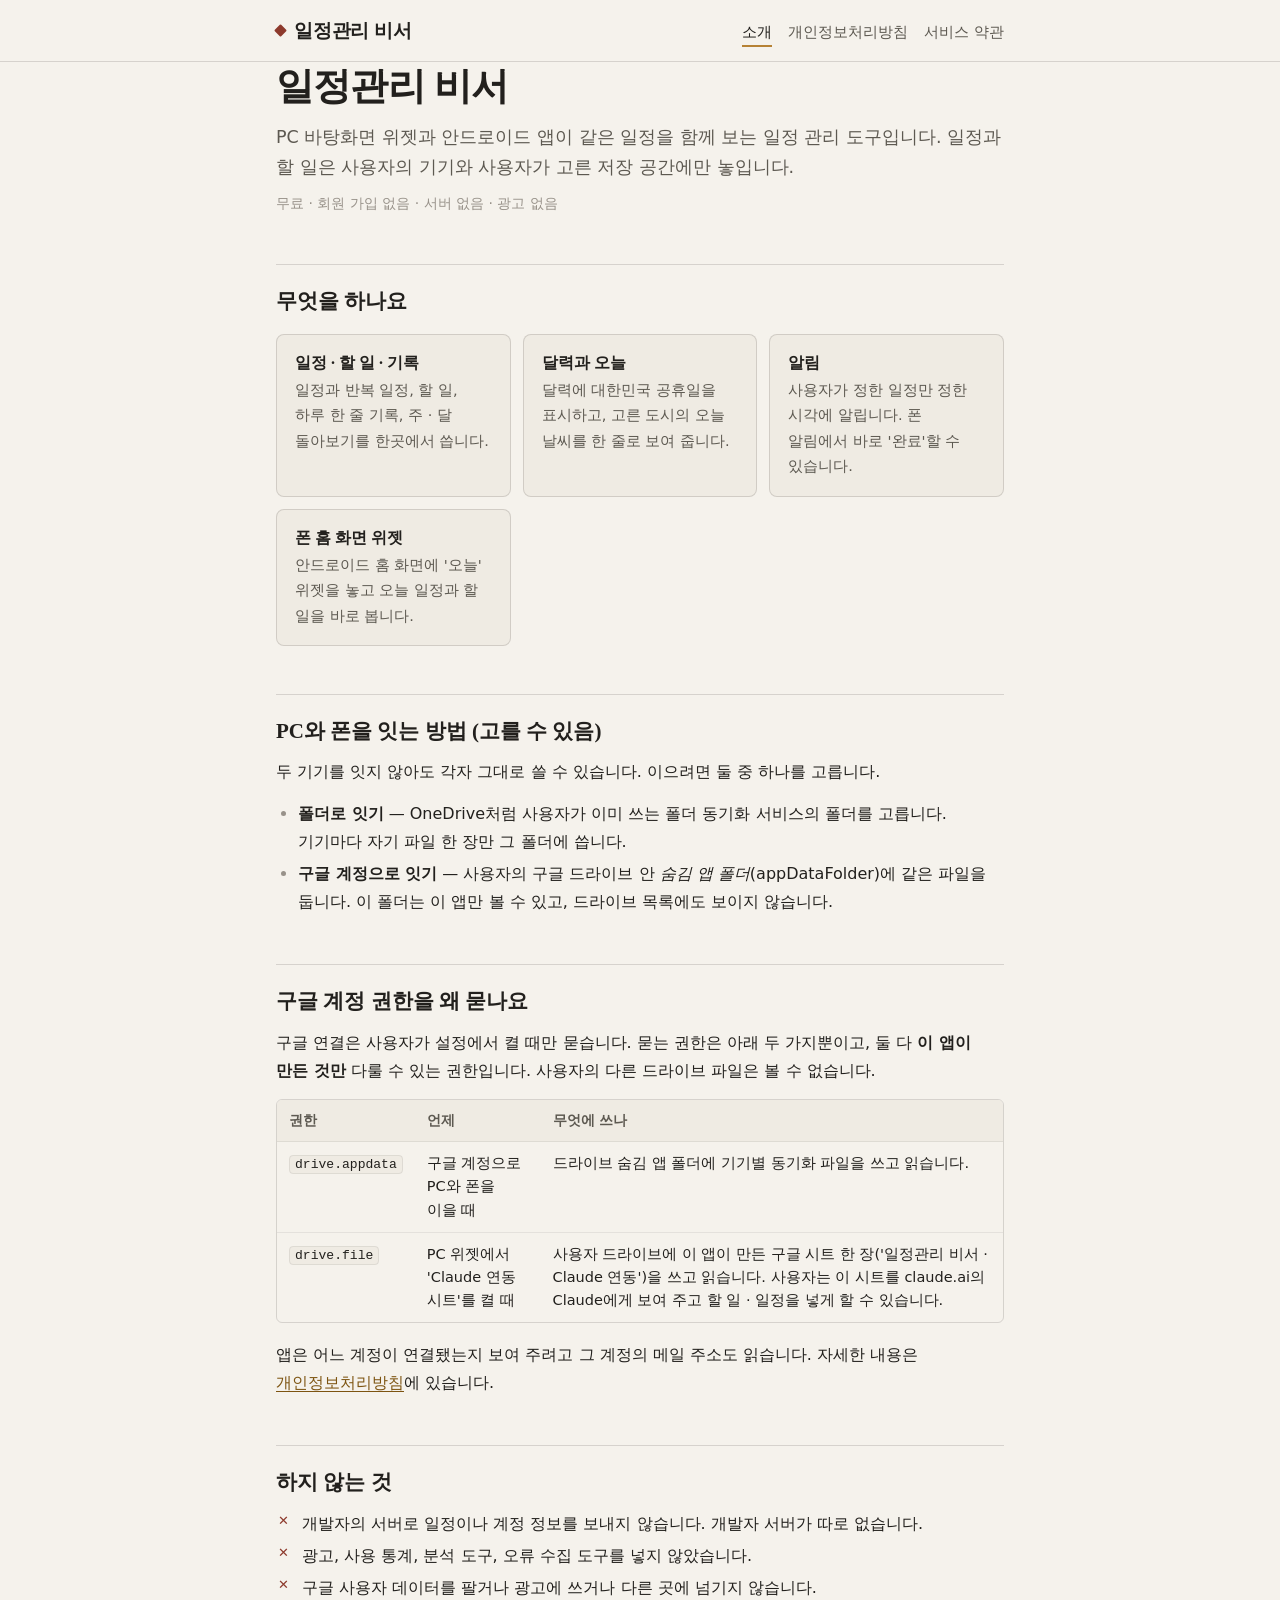
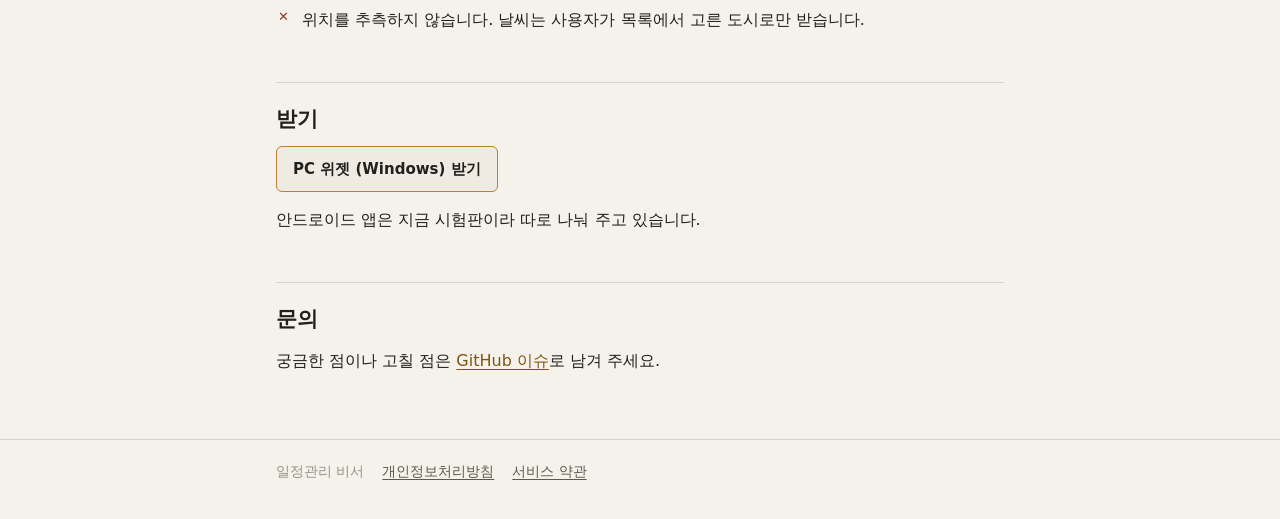
<file: index.html>
<!doctype html>
<html lang="ko">
<head>
<meta charset="utf-8">
<meta name="viewport" content="width=device-width, initial-scale=1">
<title>일정관리 비서</title>
<meta http-equiv="refresh" content="0; url=schedule/">
<link rel="canonical" href="https://june690602-blip.github.io/schedule/">
<link rel="icon" href="data:image/svg+xml,%3Csvg xmlns=%27http://www.w3.org/2000/svg%27 viewBox=%270 0 16 16%27%3E%3Crect x=%274%27 y=%274%27 width=%278%27 height=%278%27 fill=%27%238d3a2c%27 transform=%27rotate(45 8 8)%27/%3E%3C/svg%3E">
</head>
<body style="background:#f5f2ec;color:#22201d;font:16px/1.7 'Malgun Gothic',sans-serif;padding:24px 16px">
<p><a href="schedule/">일정관리 비서 소개 페이지로 가기</a></p>
</body>
</html>
</file>
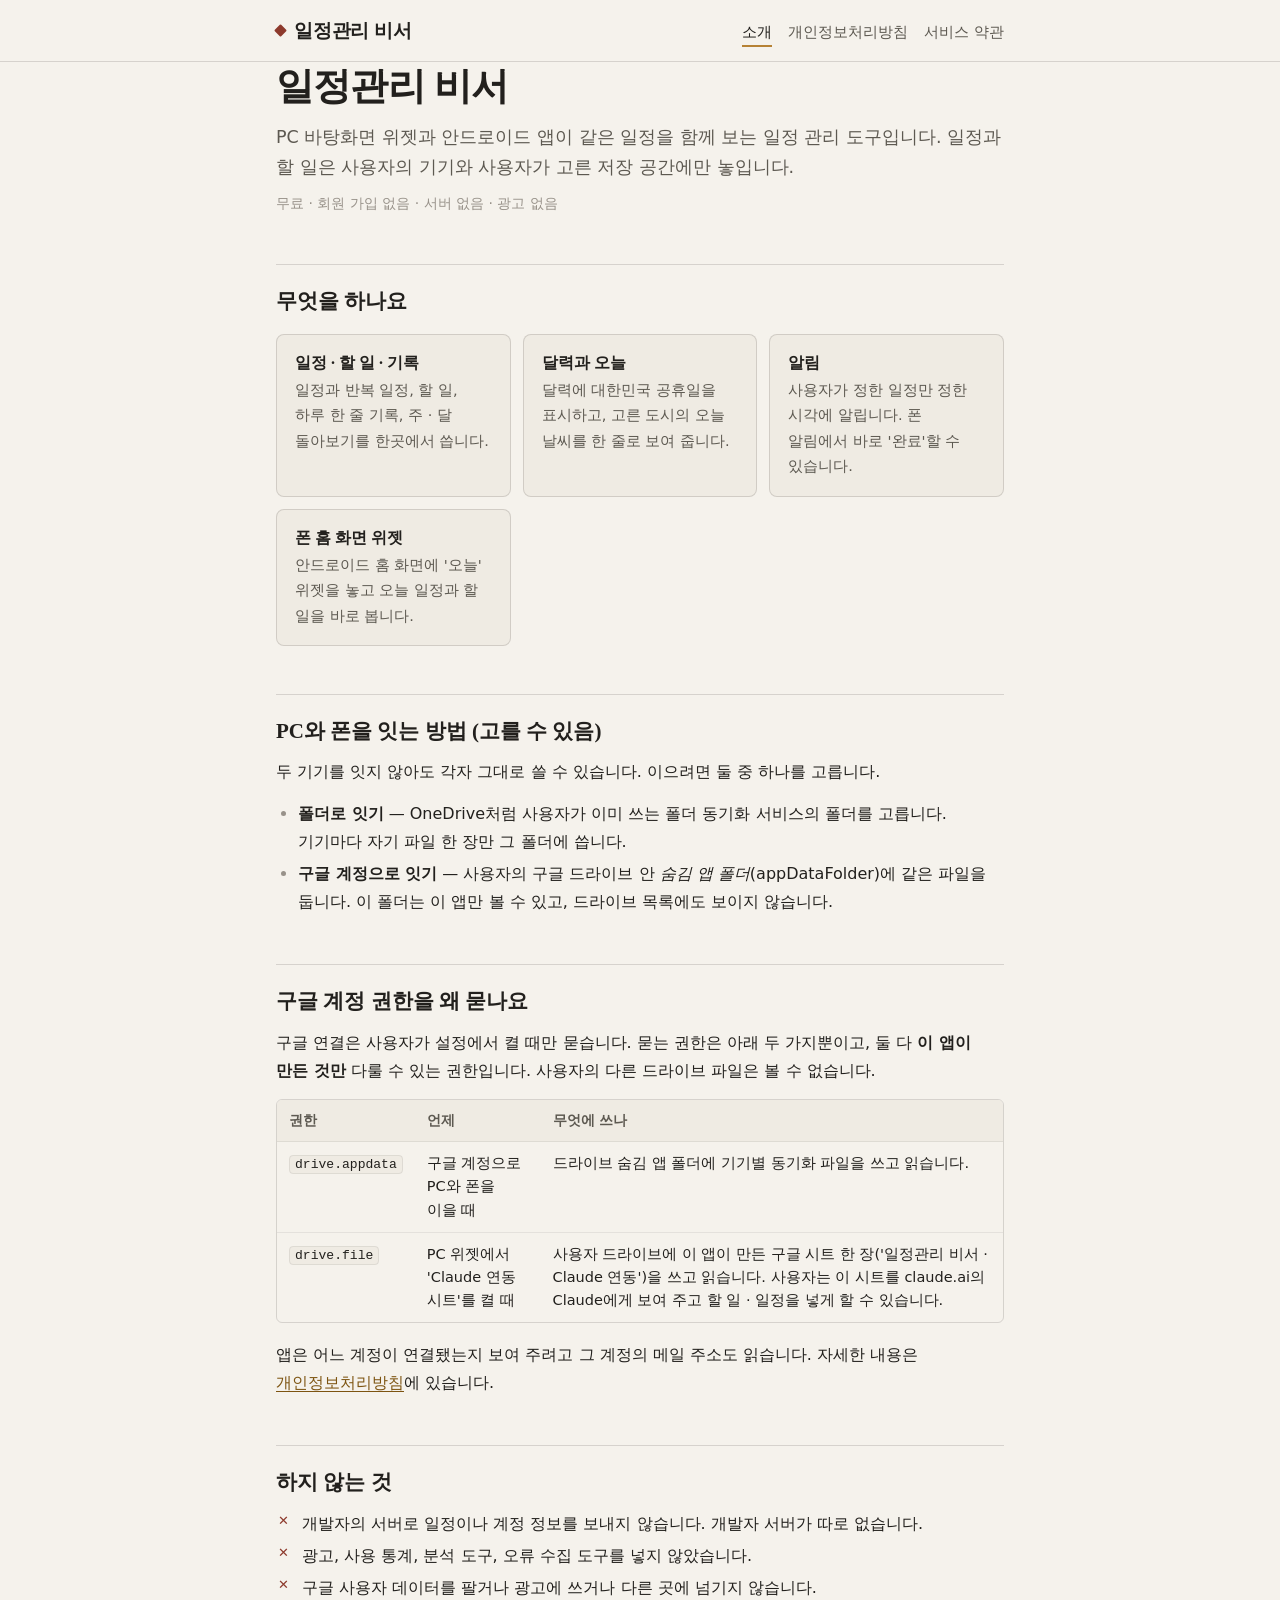
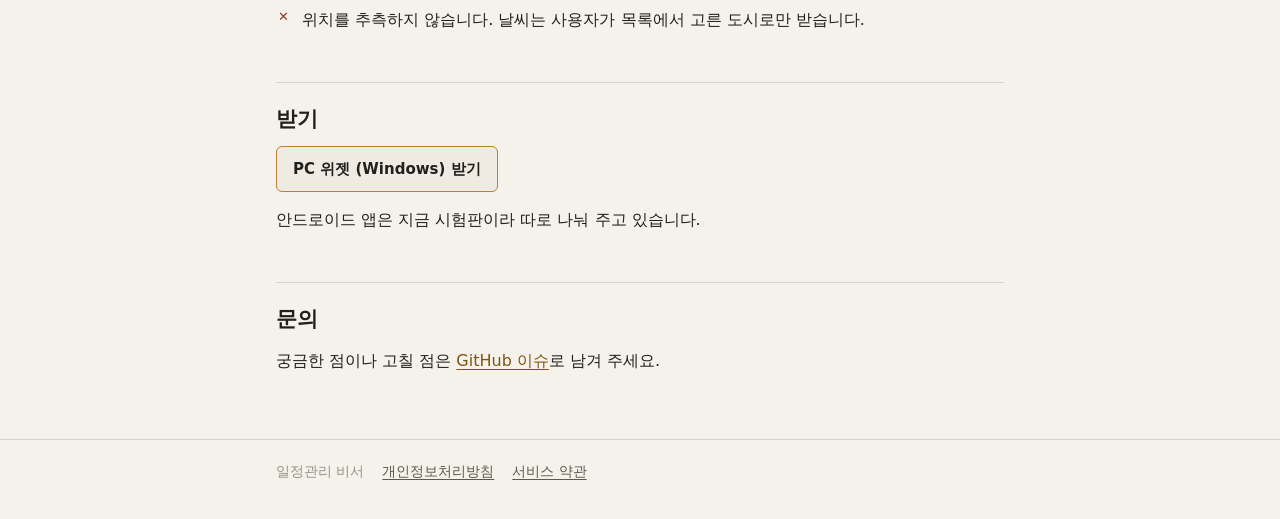
<file: schedule/index.html>
<!doctype html>
<html lang="ko">
<head>
<meta charset="utf-8">
<meta name="viewport" content="width=device-width, initial-scale=1">
<title>일정관리 비서</title>
<meta name="description" content="PC 바탕화면 위젯과 안드로이드 앱이 같은 일정을 함께 보는 일정 관리 도구, 일정관리 비서를 소개합니다.">
<link rel="stylesheet" href="style.css">
<link rel="icon" href="data:image/svg+xml,%3Csvg xmlns=%27http://www.w3.org/2000/svg%27 viewBox=%270 0 16 16%27%3E%3Crect x=%274%27 y=%274%27 width=%278%27 height=%278%27 fill=%27%238d3a2c%27 transform=%27rotate(45 8 8)%27/%3E%3C/svg%3E">
</head>
<body>
<header class="top">
  <div class="wrap">
    <a class="brand" href="./">일정관리 비서</a>
    <nav class="nav" aria-label="페이지">
      <a href="./" aria-current="page">소개</a>
      <a href="privacy.html">개인정보처리방침</a>
      <a href="terms.html">서비스 약관</a>
    </nav>
  </div>
</header>

<main class="wrap">
  <h1>일정관리 비서</h1>
  <p class="lede">PC 바탕화면 위젯과 안드로이드 앱이 같은 일정을 함께 보는 일정 관리 도구입니다.
    일정과 할 일은 사용자의 기기와 사용자가 고른 저장 공간에만 놓입니다.</p>
  <p class="meta">무료 · 회원 가입 없음 · 서버 없음 · 광고 없음</p>

  <h2>무엇을 하나요</h2>
  <div class="grid">
    <div class="card"><h3>일정 · 할 일 · 기록</h3>
      <p>일정과 반복 일정, 할 일, 하루 한 줄 기록, 주 · 달 돌아보기를 한곳에서 씁니다.</p></div>
    <div class="card"><h3>달력과 오늘</h3>
      <p>달력에 대한민국 공휴일을 표시하고, 고른 도시의 오늘 날씨를 한 줄로 보여 줍니다.</p></div>
    <div class="card"><h3>알림</h3>
      <p>사용자가 정한 일정만 정한 시각에 알립니다. 폰 알림에서 바로 '완료'할 수 있습니다.</p></div>
    <div class="card"><h3>폰 홈 화면 위젯</h3>
      <p>안드로이드 홈 화면에 '오늘' 위젯을 놓고 오늘 일정과 할 일을 바로 봅니다.</p></div>
  </div>

  <h2>PC와 폰을 잇는 방법 (고를 수 있음)</h2>
  <p>두 기기를 잇지 않아도 각자 그대로 쓸 수 있습니다. 이으려면 둘 중 하나를 고릅니다.</p>
  <ul>
    <li><strong>폴더로 잇기</strong> — OneDrive처럼 사용자가 이미 쓰는 폴더 동기화 서비스의 폴더를 고릅니다.
      기기마다 자기 파일 한 장만 그 폴더에 씁니다.</li>
    <li><strong>구글 계정으로 잇기</strong> — 사용자의 구글 드라이브 안 <em>숨김 앱 폴더</em>(appDataFolder)에
      같은 파일을 둡니다. 이 폴더는 이 앱만 볼 수 있고, 드라이브 목록에도 보이지 않습니다.</li>
  </ul>

  <h2>구글 계정 권한을 왜 묻나요</h2>
  <p>구글 연결은 사용자가 설정에서 켤 때만 묻습니다. 묻는 권한은 아래 두 가지뿐이고,
    둘 다 <strong>이 앱이 만든 것만</strong> 다룰 수 있는 권한입니다. 사용자의 다른 드라이브 파일은 볼 수 없습니다.</p>
  <div class="table">
    <table>
      <thead><tr><th>권한</th><th>언제</th><th>무엇에 쓰나</th></tr></thead>
      <tbody>
        <tr><td><code>drive.appdata</code></td><td>구글 계정으로 PC와 폰을 이을 때</td>
          <td>드라이브 숨김 앱 폴더에 기기별 동기화 파일을 쓰고 읽습니다.</td></tr>
        <tr><td><code>drive.file</code></td><td>PC 위젯에서 'Claude 연동 시트'를 켤 때</td>
          <td>사용자 드라이브에 이 앱이 만든 구글 시트 한 장('일정관리 비서 · Claude 연동')을 쓰고 읽습니다.
            사용자는 이 시트를 claude.ai의 Claude에게 보여 주고 할 일 · 일정을 넣게 할 수 있습니다.</td></tr>
      </tbody>
    </table>
  </div>
  <p>앱은 어느 계정이 연결됐는지 보여 주려고 그 계정의 메일 주소도 읽습니다. 자세한 내용은
    <a href="privacy.html">개인정보처리방침</a>에 있습니다.</p>

  <h2>하지 않는 것</h2>
  <ul class="never">
    <li>개발자의 서버로 일정이나 계정 정보를 보내지 않습니다. 개발자 서버가 따로 없습니다.</li>
    <li>광고, 사용 통계, 분석 도구, 오류 수집 도구를 넣지 않았습니다.</li>
    <li>구글 사용자 데이터를 팔거나 광고에 쓰거나 다른 곳에 넘기지 않습니다.</li>
    <li>위치를 추측하지 않습니다. 날씨는 사용자가 목록에서 고른 도시로만 받습니다.</li>
  </ul>

  <h2>받기</h2>
  <p><a class="btn" href="https://github.com/rbth3015-spec/desktop-schedule-widget/releases/latest">PC 위젯 (Windows) 받기</a></p>
  <p>안드로이드 앱은 지금 시험판이라 따로 나눠 주고 있습니다.</p>

  <h2>문의</h2>
  <p>궁금한 점이나 고칠 점은 <a href="https://github.com/june690602-blip/june690602-blip.github.io/issues">GitHub 이슈</a>로 남겨 주세요.</p>
</main>

<footer class="foot">
  <div class="wrap">
    <span>일정관리 비서</span>
    <a href="privacy.html">개인정보처리방침</a>
    <a href="terms.html">서비스 약관</a>
  </div>
</footer>
</body>
</html>
</file>
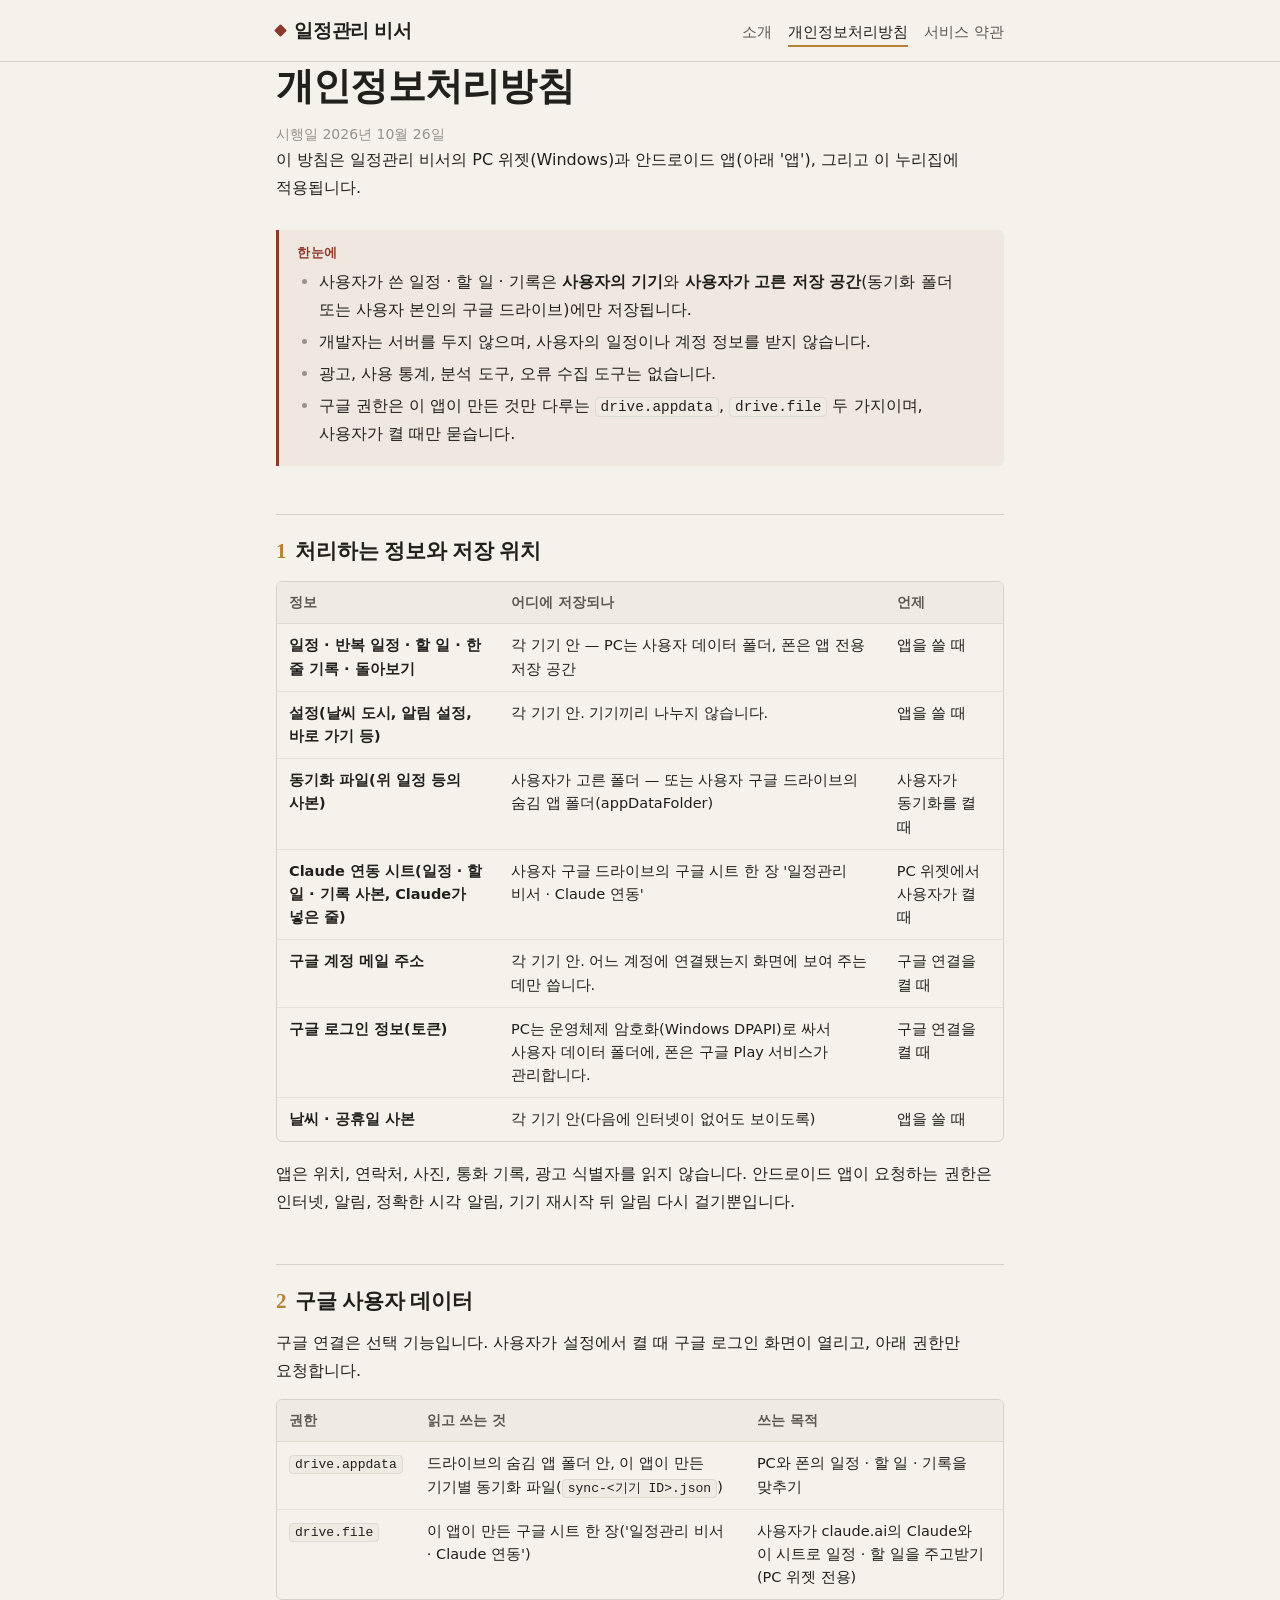
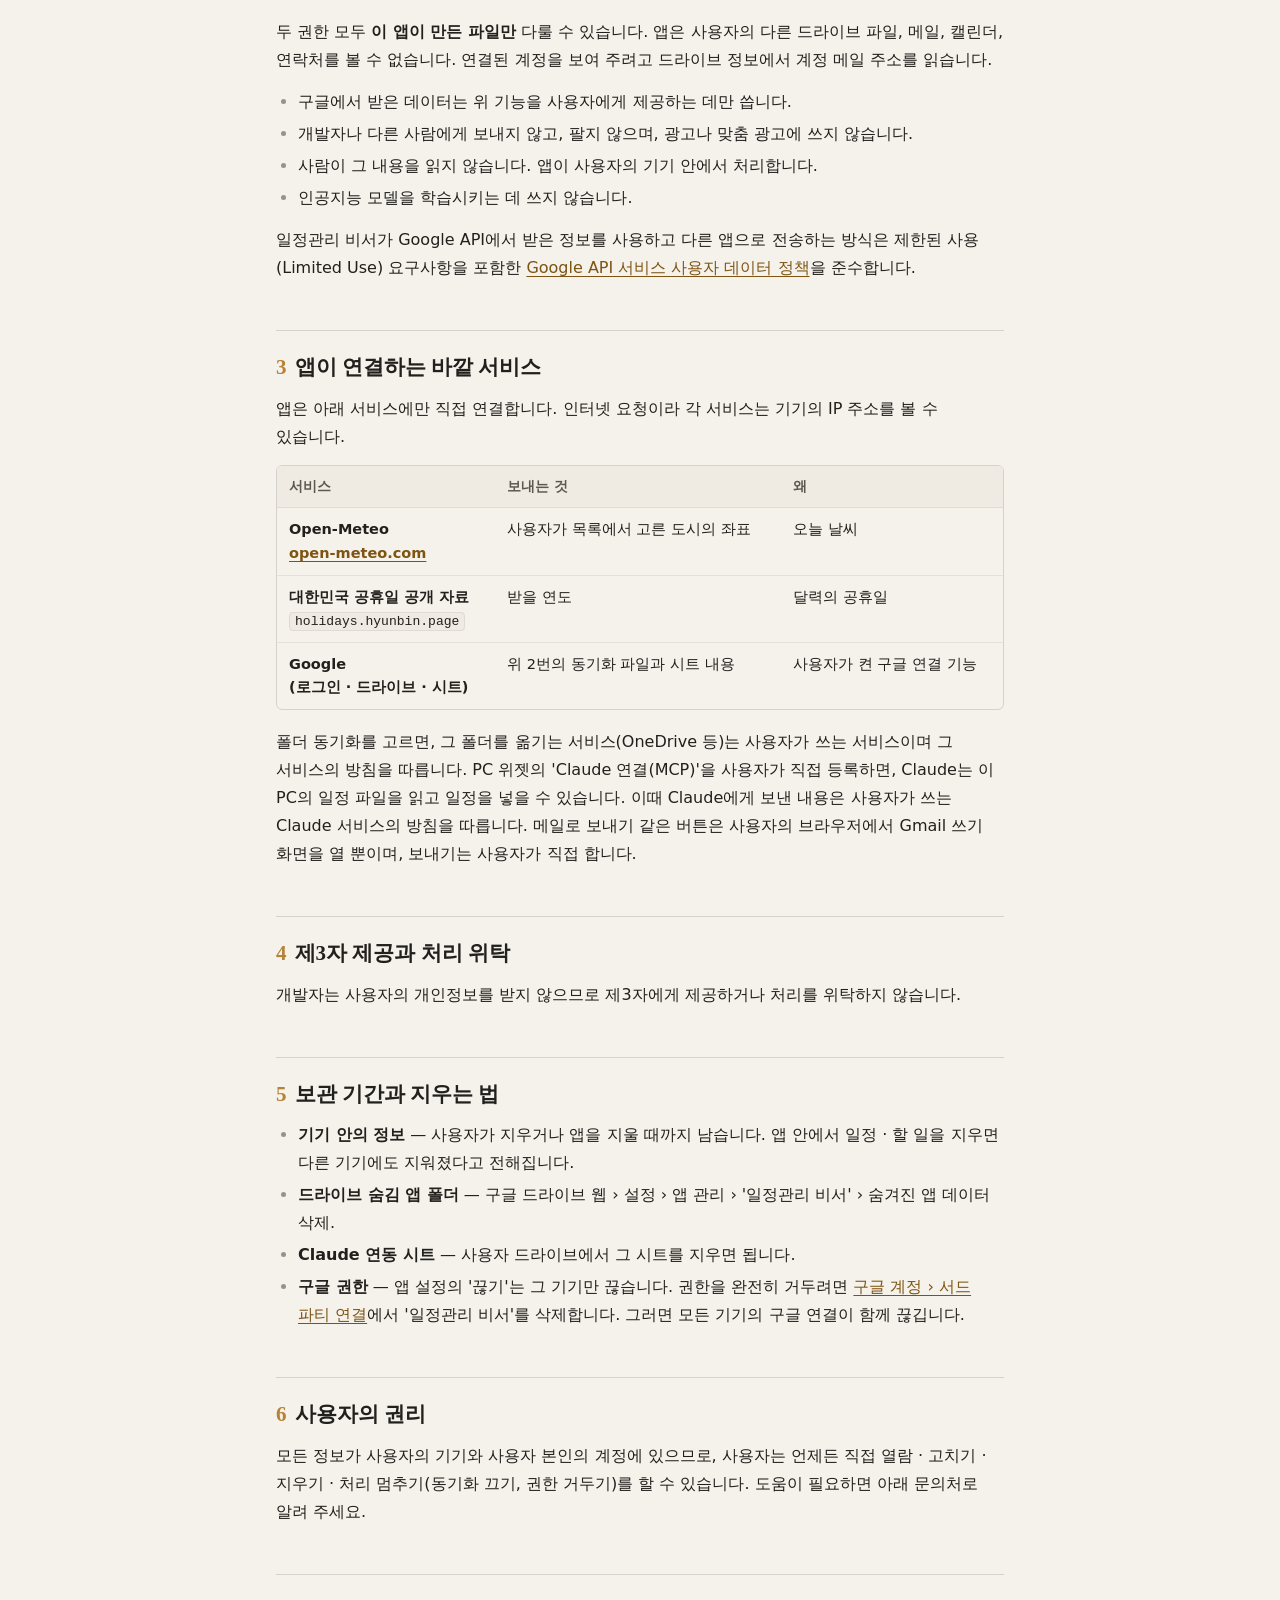
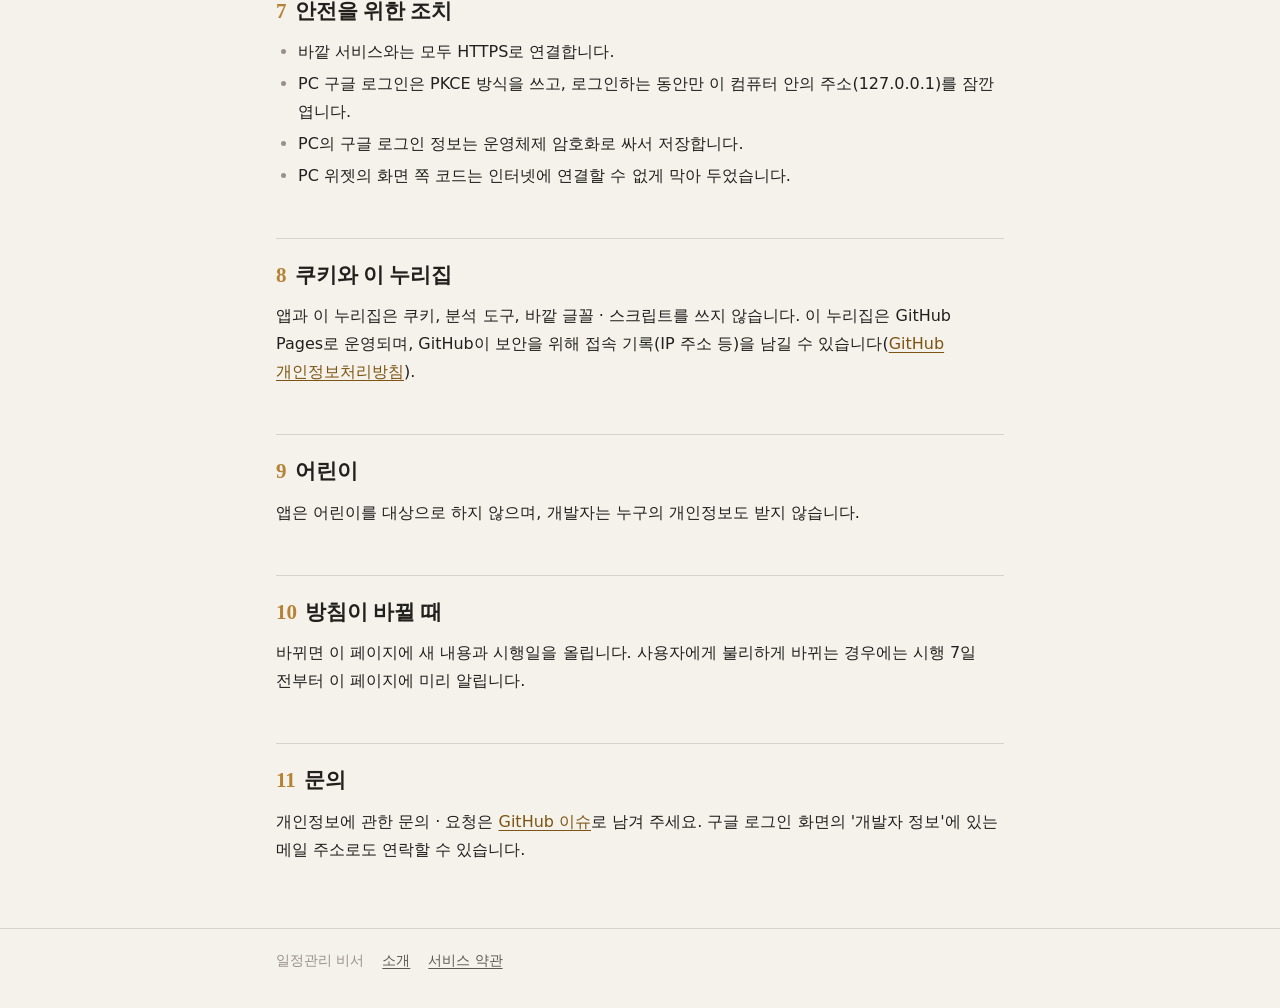
<file: schedule/privacy.html>
<!doctype html>
<html lang="ko">
<head>
<meta charset="utf-8">
<meta name="viewport" content="width=device-width, initial-scale=1">
<title>개인정보처리방침 · 일정관리 비서</title>
<meta name="description" content="일정관리 비서(PC 위젯 · 안드로이드 앱)가 어떤 정보를 어디에 두고, 구글 계정 권한을 어떻게 쓰는지 적었습니다.">
<link rel="stylesheet" href="style.css">
<link rel="icon" href="data:image/svg+xml,%3Csvg xmlns=%27http://www.w3.org/2000/svg%27 viewBox=%270 0 16 16%27%3E%3Crect x=%274%27 y=%274%27 width=%278%27 height=%278%27 fill=%27%238d3a2c%27 transform=%27rotate(45 8 8)%27/%3E%3C/svg%3E">
</head>
<body>
<header class="top">
  <div class="wrap">
    <a class="brand" href="./">일정관리 비서</a>
    <nav class="nav" aria-label="페이지">
      <a href="./">소개</a>
      <a href="privacy.html" aria-current="page">개인정보처리방침</a>
      <a href="terms.html">서비스 약관</a>
    </nav>
  </div>
</header>

<main class="wrap">
  <h1>개인정보처리방침</h1>
  <p class="meta">시행일 2026년 10월 26일</p>

  <p>이 방침은 일정관리 비서의 PC 위젯(Windows)과 안드로이드 앱(아래 '앱'), 그리고 이 누리집에 적용됩니다.</p>

  <div class="note">
    <div class="label">한눈에</div>
    <ul>
      <li>사용자가 쓴 일정 · 할 일 · 기록은 <strong>사용자의 기기</strong>와 <strong>사용자가 고른 저장 공간</strong>(동기화 폴더 또는 사용자 본인의 구글 드라이브)에만 저장됩니다.</li>
      <li>개발자는 서버를 두지 않으며, 사용자의 일정이나 계정 정보를 받지 않습니다.</li>
      <li>광고, 사용 통계, 분석 도구, 오류 수집 도구는 없습니다.</li>
      <li>구글 권한은 이 앱이 만든 것만 다루는 <code>drive.appdata</code>, <code>drive.file</code> 두 가지이며, 사용자가 켤 때만 묻습니다.</li>
    </ul>
  </div>

  <h2><span class="no">1</span>처리하는 정보와 저장 위치</h2>
  <div class="table">
    <table>
      <thead><tr><th>정보</th><th>어디에 저장되나</th><th>언제</th></tr></thead>
      <tbody>
        <tr><td>일정 · 반복 일정 · 할 일 · 한 줄 기록 · 돌아보기</td>
          <td>각 기기 안 — PC는 사용자 데이터 폴더, 폰은 앱 전용 저장 공간</td><td>앱을 쓸 때</td></tr>
        <tr><td>설정(날씨 도시, 알림 설정, 바로 가기 등)</td>
          <td>각 기기 안. 기기끼리 나누지 않습니다.</td><td>앱을 쓸 때</td></tr>
        <tr><td>동기화 파일(위 일정 등의 사본)</td>
          <td>사용자가 고른 폴더 — 또는 사용자 구글 드라이브의 숨김 앱 폴더(appDataFolder)</td><td>사용자가 동기화를 켤 때</td></tr>
        <tr><td>Claude 연동 시트(일정 · 할 일 · 기록 사본, Claude가 넣은 줄)</td>
          <td>사용자 구글 드라이브의 구글 시트 한 장 '일정관리 비서 · Claude 연동'</td><td>PC 위젯에서 사용자가 켤 때</td></tr>
        <tr><td>구글 계정 메일 주소</td>
          <td>각 기기 안. 어느 계정에 연결됐는지 화면에 보여 주는 데만 씁니다.</td><td>구글 연결을 켤 때</td></tr>
        <tr><td>구글 로그인 정보(토큰)</td>
          <td>PC는 운영체제 암호화(Windows DPAPI)로 싸서 사용자 데이터 폴더에, 폰은 구글 Play 서비스가 관리합니다.</td><td>구글 연결을 켤 때</td></tr>
        <tr><td>날씨 · 공휴일 사본</td>
          <td>각 기기 안(다음에 인터넷이 없어도 보이도록)</td><td>앱을 쓸 때</td></tr>
      </tbody>
    </table>
  </div>
  <p>앱은 위치, 연락처, 사진, 통화 기록, 광고 식별자를 읽지 않습니다. 안드로이드 앱이 요청하는 권한은 인터넷, 알림, 정확한 시각 알림, 기기 재시작 뒤 알림 다시 걸기뿐입니다.</p>

  <h2><span class="no">2</span>구글 사용자 데이터</h2>
  <p>구글 연결은 선택 기능입니다. 사용자가 설정에서 켤 때 구글 로그인 화면이 열리고, 아래 권한만 요청합니다.</p>
  <div class="table">
    <table>
      <thead><tr><th>권한</th><th>읽고 쓰는 것</th><th>쓰는 목적</th></tr></thead>
      <tbody>
        <tr><td><code>drive.appdata</code></td>
          <td>드라이브의 숨김 앱 폴더 안, 이 앱이 만든 기기별 동기화 파일(<code>sync-&lt;기기 ID&gt;.json</code>)</td>
          <td>PC와 폰의 일정 · 할 일 · 기록을 맞추기</td></tr>
        <tr><td><code>drive.file</code></td>
          <td>이 앱이 만든 구글 시트 한 장('일정관리 비서 · Claude 연동')</td>
          <td>사용자가 claude.ai의 Claude와 이 시트로 일정 · 할 일을 주고받기(PC 위젯 전용)</td></tr>
      </tbody>
    </table>
  </div>
  <p>두 권한 모두 <strong>이 앱이 만든 파일만</strong> 다룰 수 있습니다. 앱은 사용자의 다른 드라이브 파일, 메일, 캘린더, 연락처를 볼 수 없습니다.
    연결된 계정을 보여 주려고 드라이브 정보에서 계정 메일 주소를 읽습니다.</p>
  <ul>
    <li>구글에서 받은 데이터는 위 기능을 사용자에게 제공하는 데만 씁니다.</li>
    <li>개발자나 다른 사람에게 보내지 않고, 팔지 않으며, 광고나 맞춤 광고에 쓰지 않습니다.</li>
    <li>사람이 그 내용을 읽지 않습니다. 앱이 사용자의 기기 안에서 처리합니다.</li>
    <li>인공지능 모델을 학습시키는 데 쓰지 않습니다.</li>
  </ul>
  <p>일정관리 비서가 Google API에서 받은 정보를 사용하고 다른 앱으로 전송하는 방식은
    제한된 사용(Limited Use) 요구사항을 포함한
    <a href="https://developers.google.com/terms/api-services-user-data-policy">Google API 서비스 사용자 데이터 정책</a>을 준수합니다.</p>

  <h2><span class="no">3</span>앱이 연결하는 바깥 서비스</h2>
  <p>앱은 아래 서비스에만 직접 연결합니다. 인터넷 요청이라 각 서비스는 기기의 IP 주소를 볼 수 있습니다.</p>
  <div class="table">
    <table>
      <thead><tr><th>서비스</th><th>보내는 것</th><th>왜</th></tr></thead>
      <tbody>
        <tr><td>Open-Meteo<br><a href="https://open-meteo.com/">open-meteo.com</a></td>
          <td>사용자가 목록에서 고른 도시의 좌표</td><td>오늘 날씨</td></tr>
        <tr><td>대한민국 공휴일 공개 자료<br><code>holidays.hyunbin.page</code></td>
          <td>받을 연도</td><td>달력의 공휴일</td></tr>
        <tr><td>Google<br>(로그인 · 드라이브 · 시트)</td>
          <td>위 2번의 동기화 파일과 시트 내용</td><td>사용자가 켠 구글 연결 기능</td></tr>
      </tbody>
    </table>
  </div>
  <p>폴더 동기화를 고르면, 그 폴더를 옮기는 서비스(OneDrive 등)는 사용자가 쓰는 서비스이며 그 서비스의 방침을 따릅니다.
    PC 위젯의 'Claude 연결(MCP)'을 사용자가 직접 등록하면, Claude는 이 PC의 일정 파일을 읽고 일정을 넣을 수 있습니다.
    이때 Claude에게 보낸 내용은 사용자가 쓰는 Claude 서비스의 방침을 따릅니다. 메일로 보내기 같은 버튼은 사용자의 브라우저에서 Gmail 쓰기 화면을 열 뿐이며, 보내기는 사용자가 직접 합니다.</p>

  <h2><span class="no">4</span>제3자 제공과 처리 위탁</h2>
  <p>개발자는 사용자의 개인정보를 받지 않으므로 제3자에게 제공하거나 처리를 위탁하지 않습니다.</p>

  <h2><span class="no">5</span>보관 기간과 지우는 법</h2>
  <ul>
    <li><strong>기기 안의 정보</strong> — 사용자가 지우거나 앱을 지울 때까지 남습니다. 앱 안에서 일정 · 할 일을 지우면 다른 기기에도 지워졌다고 전해집니다.</li>
    <li><strong>드라이브 숨김 앱 폴더</strong> — 구글 드라이브 웹 › 설정 › 앱 관리 › '일정관리 비서' › 숨겨진 앱 데이터 삭제.</li>
    <li><strong>Claude 연동 시트</strong> — 사용자 드라이브에서 그 시트를 지우면 됩니다.</li>
    <li><strong>구글 권한</strong> — 앱 설정의 '끊기'는 그 기기만 끊습니다. 권한을 완전히 거두려면
      <a href="https://myaccount.google.com/connections">구글 계정 › 서드 파티 연결</a>에서 '일정관리 비서'를 삭제합니다. 그러면 모든 기기의 구글 연결이 함께 끊깁니다.</li>
  </ul>

  <h2><span class="no">6</span>사용자의 권리</h2>
  <p>모든 정보가 사용자의 기기와 사용자 본인의 계정에 있으므로, 사용자는 언제든 직접 열람 · 고치기 · 지우기 · 처리 멈추기(동기화 끄기, 권한 거두기)를 할 수 있습니다.
    도움이 필요하면 아래 문의처로 알려 주세요.</p>

  <h2><span class="no">7</span>안전을 위한 조치</h2>
  <ul>
    <li>바깥 서비스와는 모두 HTTPS로 연결합니다.</li>
    <li>PC 구글 로그인은 PKCE 방식을 쓰고, 로그인하는 동안만 이 컴퓨터 안의 주소(127.0.0.1)를 잠깐 엽니다.</li>
    <li>PC의 구글 로그인 정보는 운영체제 암호화로 싸서 저장합니다.</li>
    <li>PC 위젯의 화면 쪽 코드는 인터넷에 연결할 수 없게 막아 두었습니다.</li>
  </ul>

  <h2><span class="no">8</span>쿠키와 이 누리집</h2>
  <p>앱과 이 누리집은 쿠키, 분석 도구, 바깥 글꼴 · 스크립트를 쓰지 않습니다. 이 누리집은 GitHub Pages로 운영되며,
    GitHub이 보안을 위해 접속 기록(IP 주소 등)을 남길 수 있습니다(<a href="https://docs.github.com/ko/site-policy/privacy-policies/github-general-privacy-statement">GitHub 개인정보처리방침</a>).</p>

  <h2><span class="no">9</span>어린이</h2>
  <p>앱은 어린이를 대상으로 하지 않으며, 개발자는 누구의 개인정보도 받지 않습니다.</p>

  <h2><span class="no">10</span>방침이 바뀔 때</h2>
  <p>바뀌면 이 페이지에 새 내용과 시행일을 올립니다. 사용자에게 불리하게 바뀌는 경우에는 시행 7일 전부터 이 페이지에 미리 알립니다.</p>

  <h2><span class="no">11</span>문의</h2>
  <p>개인정보에 관한 문의 · 요청은 <a href="https://github.com/june690602-blip/june690602-blip.github.io/issues">GitHub 이슈</a>로 남겨 주세요.
    구글 로그인 화면의 '개발자 정보'에 있는 메일 주소로도 연락할 수 있습니다.</p>
</main>

<footer class="foot">
  <div class="wrap">
    <span>일정관리 비서</span>
    <a href="./">소개</a>
    <a href="terms.html">서비스 약관</a>
  </div>
</footer>
</body>
</html>
</file>
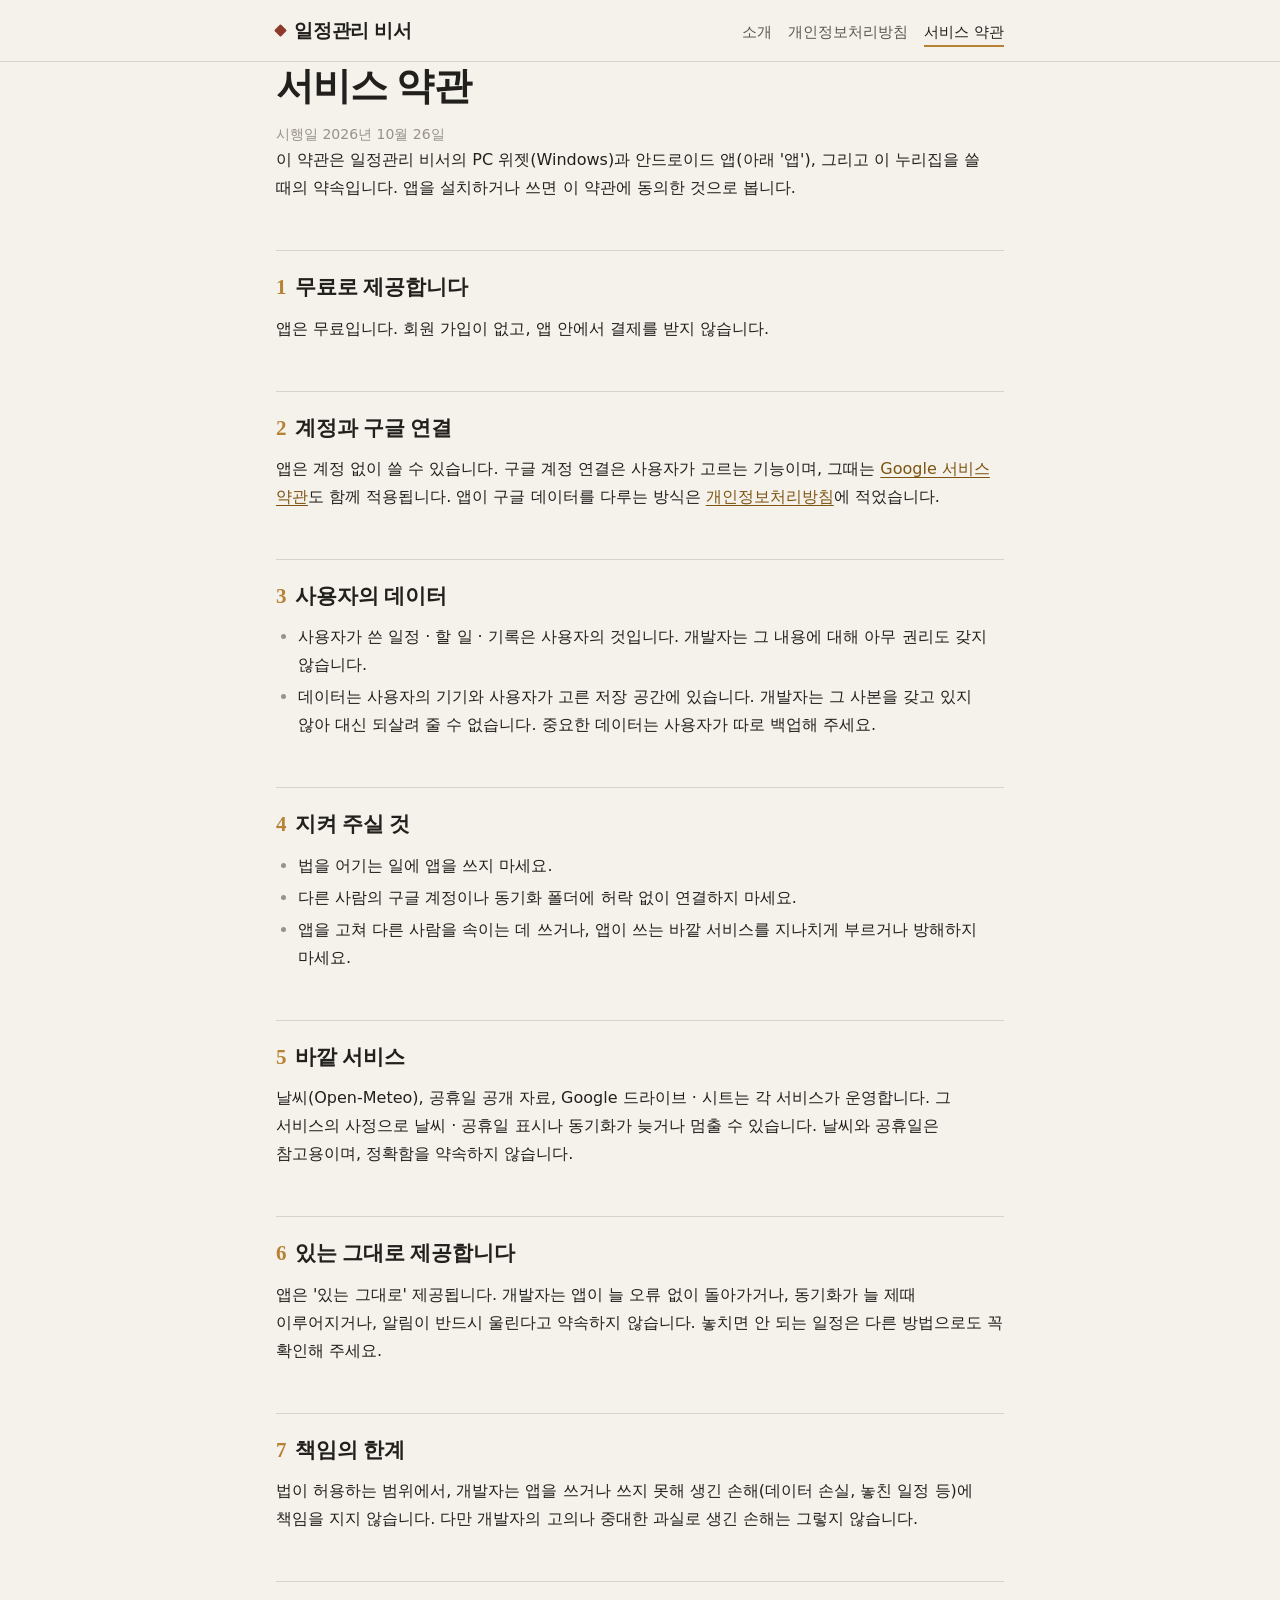
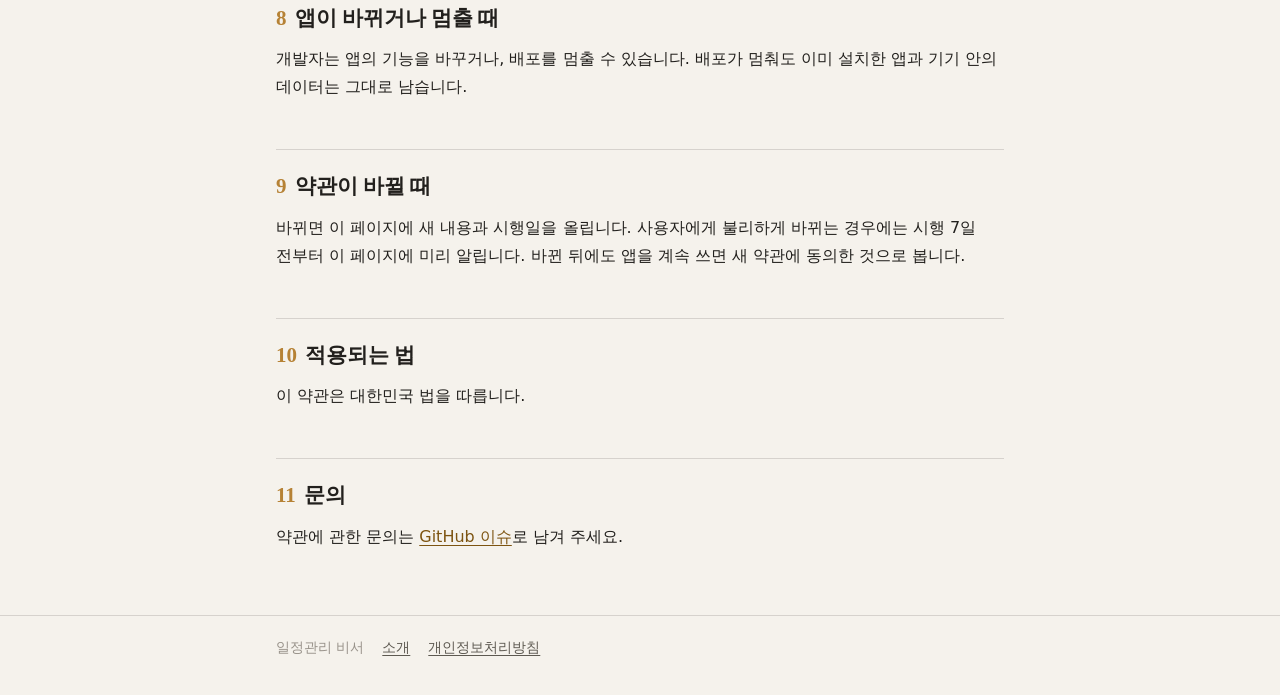
<file: schedule/terms.html>
<!doctype html>
<html lang="ko">
<head>
<meta charset="utf-8">
<meta name="viewport" content="width=device-width, initial-scale=1">
<title>서비스 약관 · 일정관리 비서</title>
<meta name="description" content="일정관리 비서(PC 위젯 · 안드로이드 앱)를 쓸 때의 약속을 적었습니다.">
<link rel="stylesheet" href="style.css">
<link rel="icon" href="data:image/svg+xml,%3Csvg xmlns=%27http://www.w3.org/2000/svg%27 viewBox=%270 0 16 16%27%3E%3Crect x=%274%27 y=%274%27 width=%278%27 height=%278%27 fill=%27%238d3a2c%27 transform=%27rotate(45 8 8)%27/%3E%3C/svg%3E">
</head>
<body>
<header class="top">
  <div class="wrap">
    <a class="brand" href="./">일정관리 비서</a>
    <nav class="nav" aria-label="페이지">
      <a href="./">소개</a>
      <a href="privacy.html">개인정보처리방침</a>
      <a href="terms.html" aria-current="page">서비스 약관</a>
    </nav>
  </div>
</header>

<main class="wrap">
  <h1>서비스 약관</h1>
  <p class="meta">시행일 2026년 10월 26일</p>

  <p>이 약관은 일정관리 비서의 PC 위젯(Windows)과 안드로이드 앱(아래 '앱'), 그리고 이 누리집을 쓸 때의 약속입니다.
    앱을 설치하거나 쓰면 이 약관에 동의한 것으로 봅니다.</p>

  <h2><span class="no">1</span>무료로 제공합니다</h2>
  <p>앱은 무료입니다. 회원 가입이 없고, 앱 안에서 결제를 받지 않습니다.</p>

  <h2><span class="no">2</span>계정과 구글 연결</h2>
  <p>앱은 계정 없이 쓸 수 있습니다. 구글 계정 연결은 사용자가 고르는 기능이며, 그때는
    <a href="https://policies.google.com/terms?hl=ko">Google 서비스 약관</a>도 함께 적용됩니다.
    앱이 구글 데이터를 다루는 방식은 <a href="privacy.html">개인정보처리방침</a>에 적었습니다.</p>

  <h2><span class="no">3</span>사용자의 데이터</h2>
  <ul>
    <li>사용자가 쓴 일정 · 할 일 · 기록은 사용자의 것입니다. 개발자는 그 내용에 대해 아무 권리도 갖지 않습니다.</li>
    <li>데이터는 사용자의 기기와 사용자가 고른 저장 공간에 있습니다. 개발자는 그 사본을 갖고 있지 않아 대신 되살려 줄 수 없습니다.
      중요한 데이터는 사용자가 따로 백업해 주세요.</li>
  </ul>

  <h2><span class="no">4</span>지켜 주실 것</h2>
  <ul>
    <li>법을 어기는 일에 앱을 쓰지 마세요.</li>
    <li>다른 사람의 구글 계정이나 동기화 폴더에 허락 없이 연결하지 마세요.</li>
    <li>앱을 고쳐 다른 사람을 속이는 데 쓰거나, 앱이 쓰는 바깥 서비스를 지나치게 부르거나 방해하지 마세요.</li>
  </ul>

  <h2><span class="no">5</span>바깥 서비스</h2>
  <p>날씨(Open-Meteo), 공휴일 공개 자료, Google 드라이브 · 시트는 각 서비스가 운영합니다.
    그 서비스의 사정으로 날씨 · 공휴일 표시나 동기화가 늦거나 멈출 수 있습니다. 날씨와 공휴일은 참고용이며,
    정확함을 약속하지 않습니다.</p>

  <h2><span class="no">6</span>있는 그대로 제공합니다</h2>
  <p>앱은 '있는 그대로' 제공됩니다. 개발자는 앱이 늘 오류 없이 돌아가거나, 동기화가 늘 제때 이루어지거나,
    알림이 반드시 울린다고 약속하지 않습니다. 놓치면 안 되는 일정은 다른 방법으로도 꼭 확인해 주세요.</p>

  <h2><span class="no">7</span>책임의 한계</h2>
  <p>법이 허용하는 범위에서, 개발자는 앱을 쓰거나 쓰지 못해 생긴 손해(데이터 손실, 놓친 일정 등)에 책임을 지지 않습니다.
    다만 개발자의 고의나 중대한 과실로 생긴 손해는 그렇지 않습니다.</p>

  <h2><span class="no">8</span>앱이 바뀌거나 멈출 때</h2>
  <p>개발자는 앱의 기능을 바꾸거나, 배포를 멈출 수 있습니다. 배포가 멈춰도 이미 설치한 앱과 기기 안의 데이터는 그대로 남습니다.</p>

  <h2><span class="no">9</span>약관이 바뀔 때</h2>
  <p>바뀌면 이 페이지에 새 내용과 시행일을 올립니다. 사용자에게 불리하게 바뀌는 경우에는 시행 7일 전부터 이 페이지에 미리 알립니다.
    바뀐 뒤에도 앱을 계속 쓰면 새 약관에 동의한 것으로 봅니다.</p>

  <h2><span class="no">10</span>적용되는 법</h2>
  <p>이 약관은 대한민국 법을 따릅니다.</p>

  <h2><span class="no">11</span>문의</h2>
  <p>약관에 관한 문의는 <a href="https://github.com/june690602-blip/june690602-blip.github.io/issues">GitHub 이슈</a>로 남겨 주세요.</p>
</main>

<footer class="foot">
  <div class="wrap">
    <span>일정관리 비서</span>
    <a href="./">소개</a>
    <a href="privacy.html">개인정보처리방침</a>
  </div>
</footer>
</body>
</html>
</file>
<file: schedule/style.css>
/* 일정관리 비서 공개 페이지 — 색은 위젯 design/tokens.json 과 같다(종이 · 먹 · 금 · 인주).
   바깥 글꼴 · 스크립트를 불러오지 않는다(이 누리집도 바깥으로 아무것도 보내지 않게). */

:root {
  color-scheme: light dark;
  --paper: #f5f2ec;
  --paper-2: #efebe3;
  --paper-3: #e6e1d6;
  --ink: #22201d;
  --ink-soft: #5d5951;
  --ink-faint: #98928a;
  --rule: rgba(34, 32, 29, 0.15);
  --rule-soft: rgba(34, 32, 29, 0.08);
  --gold: #b68235;
  --gold-deep: #7d5411;
  --seal: #8d3a2c;
  --seal-wash: rgba(141, 58, 44, 0.06);
  --serif: "Noto Serif KR", "Nanum Myeongjo", "Batang", "AppleMyungjo", serif;
  --sans: "Noto Sans KR", "Malgun Gothic", "Apple SD Gothic Neo", system-ui, sans-serif;
}

@media (prefers-color-scheme: dark) {
  :root {
    --paper: #22201d;
    --paper-2: #2a2723;
    --paper-3: #33302a;
    --ink: #ece5d7;
    --ink-soft: #a9a294;
    --ink-faint: #6f6a60;
    --rule: rgba(236, 229, 215, 0.15);
    --rule-soft: rgba(236, 229, 215, 0.08);
    --gold: #c9a05a;
    --gold-deep: #dcbc80;
    --seal: #c0705c;
    --seal-wash: rgba(192, 112, 92, 0.10);
  }
}

* { box-sizing: border-box; }

html { -webkit-text-size-adjust: 100%; }

body {
  margin: 0;
  background: var(--paper);
  color: var(--ink);
  font: 16px/1.75 var(--sans);
  word-break: keep-all;
  overflow-wrap: anywhere;
}

a { color: var(--gold-deep); text-underline-offset: 3px; }
a:hover { color: var(--seal); }
a:focus-visible { outline: 2px solid var(--gold); outline-offset: 2px; border-radius: 2px; }

.wrap { max-width: 760px; margin: 0 auto; padding: 0 16px; }

/* ---------- 머리 · 꼬리 */

.top { border-bottom: 1px solid var(--rule); }
.top .wrap {
  display: flex; flex-wrap: wrap; align-items: baseline; justify-content: space-between;
  gap: 4px 20px; padding-top: 18px; padding-bottom: 14px;
}
.brand {
  font: 600 19px/1.3 var(--serif); color: var(--ink); text-decoration: none; letter-spacing: -0.01em;
}
.brand::before {
  content: ""; display: inline-block; width: 9px; height: 9px; margin-right: 9px;
  background: var(--seal); border-radius: 1px; transform: translateY(-2px) rotate(45deg);
}
.nav { display: flex; flex-wrap: wrap; gap: 2px 16px; font-size: 14.5px; }
.nav a { color: var(--ink-soft); text-decoration: none; padding: 2px 0; }
.nav a:hover { color: var(--ink); }
.nav a[aria-current="page"] { color: var(--ink); box-shadow: inset 0 -2px 0 var(--gold); }

.foot { border-top: 1px solid var(--rule); margin-top: 64px; color: var(--ink-faint); font-size: 13.5px; }
.foot .wrap { padding-top: 20px; padding-bottom: 36px; display: flex; flex-wrap: wrap; gap: 6px 18px; }
.foot a { color: var(--ink-soft); }

/* ---------- 본문 */

main { padding-top: 40px; }

h1 {
  font: 600 clamp(28px, 6vw, 38px)/1.3 var(--serif); letter-spacing: -0.02em; margin: 0 0 10px;
}
.lede { font-size: 17.5px; color: var(--ink-soft); margin: 0 0 8px; }
.meta { font-size: 14px; color: var(--ink-faint); margin: 0; }

h2 {
  font: 600 21px/1.4 var(--serif); margin: 48px 0 12px; padding-top: 22px;
  border-top: 1px solid var(--rule);
}
h2 .no { color: var(--gold); margin-right: 8px; font-variant-numeric: tabular-nums; }
h3 { font: 600 16.5px/1.5 var(--sans); margin: 24px 0 6px; }

p, ul, ol { margin: 0 0 14px; }
ul, ol { padding-left: 22px; }
li { margin: 4px 0; }
li::marker { color: var(--ink-faint); }
strong { font-weight: 600; }

code {
  font: 0.9em/1 ui-monospace, "Cascadia Mono", Consolas, monospace;
  background: var(--paper-2); border: 1px solid var(--rule-soft); border-radius: 4px; padding: 1px 5px;
  white-space: nowrap; overflow-wrap: normal;
}

/* 요약 상자 — 인주 줄 하나로 표시 */
.note {
  background: var(--seal-wash); border-left: 3px solid var(--seal);
  padding: 14px 18px; margin: 28px 0; border-radius: 0 6px 6px 0;
}
.note p:last-child, .note ul:last-child { margin-bottom: 0; }
.note .label { font: 600 13px/1.4 var(--sans); color: var(--seal); letter-spacing: 0.04em; margin-bottom: 6px; }

/* 표 — 좁은 화면에서는 표만 옆으로 밀린다(페이지는 안 밀림) */
.table { overflow-x: auto; margin: 14px 0 18px; border: 1px solid var(--rule); border-radius: 6px; }
table { width: 100%; border-collapse: collapse; font-size: 14.5px; line-height: 1.6; min-width: 520px; }
th, td { text-align: left; vertical-align: top; padding: 10px 12px; border-bottom: 1px solid var(--rule-soft); }
th { background: var(--paper-2); font-weight: 600; color: var(--ink-soft); font-size: 13.5px; white-space: nowrap; }
tr:last-child td { border-bottom: 0; }
td:first-child { font-weight: 600; }

/* 기능 칸 */
.grid { display: grid; grid-template-columns: repeat(auto-fit, minmax(220px, 1fr)); gap: 12px; margin: 18px 0; }
.card { border: 1px solid var(--rule); border-radius: 8px; padding: 16px 18px; background: var(--paper-2); }
.card h3 { margin: 0 0 4px; font: 600 16px/1.45 var(--serif); }
.card p { margin: 0; color: var(--ink-soft); font-size: 14.5px; }

.never { list-style: none; padding: 0; }
.never li { padding-left: 26px; position: relative; }
.never li::before {
  content: "✕"; position: absolute; left: 2px; top: 0; color: var(--seal); font-size: 13px; font-weight: 600;
}

.btn {
  display: inline-block; padding: 9px 16px; border: 1px solid var(--gold); border-radius: 6px;
  color: var(--ink); text-decoration: none; font-weight: 600; font-size: 15px; background: var(--paper-2);
}
.btn:hover { background: var(--paper-3); color: var(--ink); }
</file>
